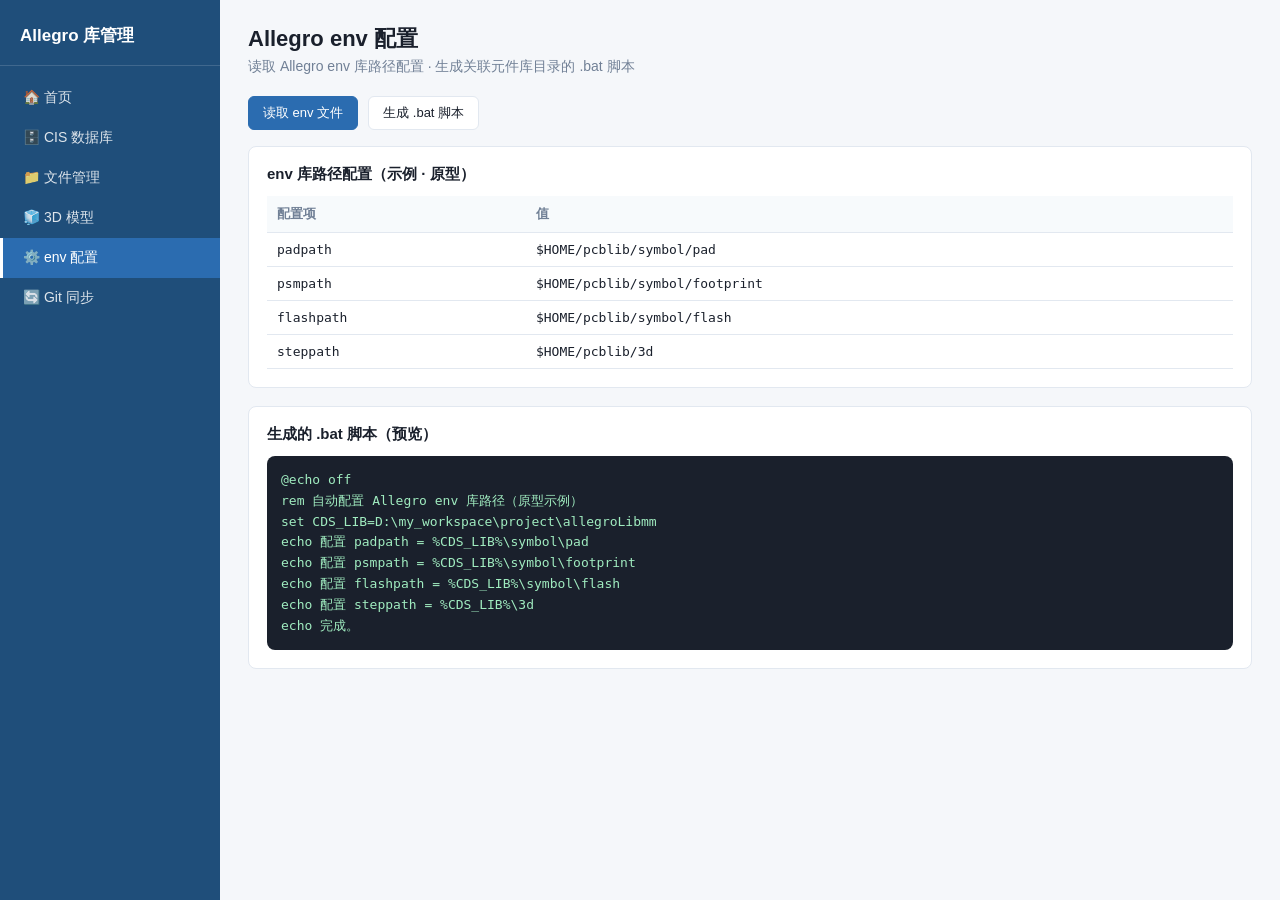
<file: src/templates/env.html>
<!DOCTYPE html>
<html lang="zh-CN">
<head>
  <meta charset="UTF-8">
  <title>Allegro 库管理 · env 配置</title>
  <link rel="stylesheet" href="../static/css/style.css">
</head>
<body>
<div class="layout">
  <aside class="sidebar">
    <div class="brand">Allegro 库管理</div>
    <nav>
      <a id="nav-index" href="index.html">🏠 首页</a>
      <a id="nav-db" href="db.html">🗄️ CIS 数据库</a>
      <a id="nav-files" href="files.html">📁 文件管理</a>
      <a id="nav-models" href="models.html">🧊 3D 模型</a>
      <a id="nav-env" href="env.html">⚙️ env 配置</a>
      <a id="nav-git" href="git.html">🔄 Git 同步</a>
    </nav>
  </aside>

  <main class="main">
    <div class="page-header">
      <h1>Allegro env 配置</h1>
      <p>读取 Allegro env 库路径配置 · 生成关联元件库目录的 .bat 脚本</p>
    </div>

    <div class="toolbar">
      <button class="btn btn-primary" onclick="toast('读取 env 文件')">读取 env 文件</button>
      <button class="btn" onclick="toast('生成 .bat 脚本')">生成 .bat 脚本</button>
    </div>

    <div class="card">
      <h3>env 库路径配置（示例 · 原型）</h3>
      <table id="envTable">
        <thead><tr><th>配置项</th><th>值</th></tr></thead>
        <tbody></tbody>
      </table>
    </div>

    <div class="card">
      <h3>生成的 .bat 脚本（预览）</h3>
      <pre class="code" id="batPreview"></pre>
    </div>
  </main>
</div>
<script src="../static/js/app.js"></script>
</body>
</html>
</file>
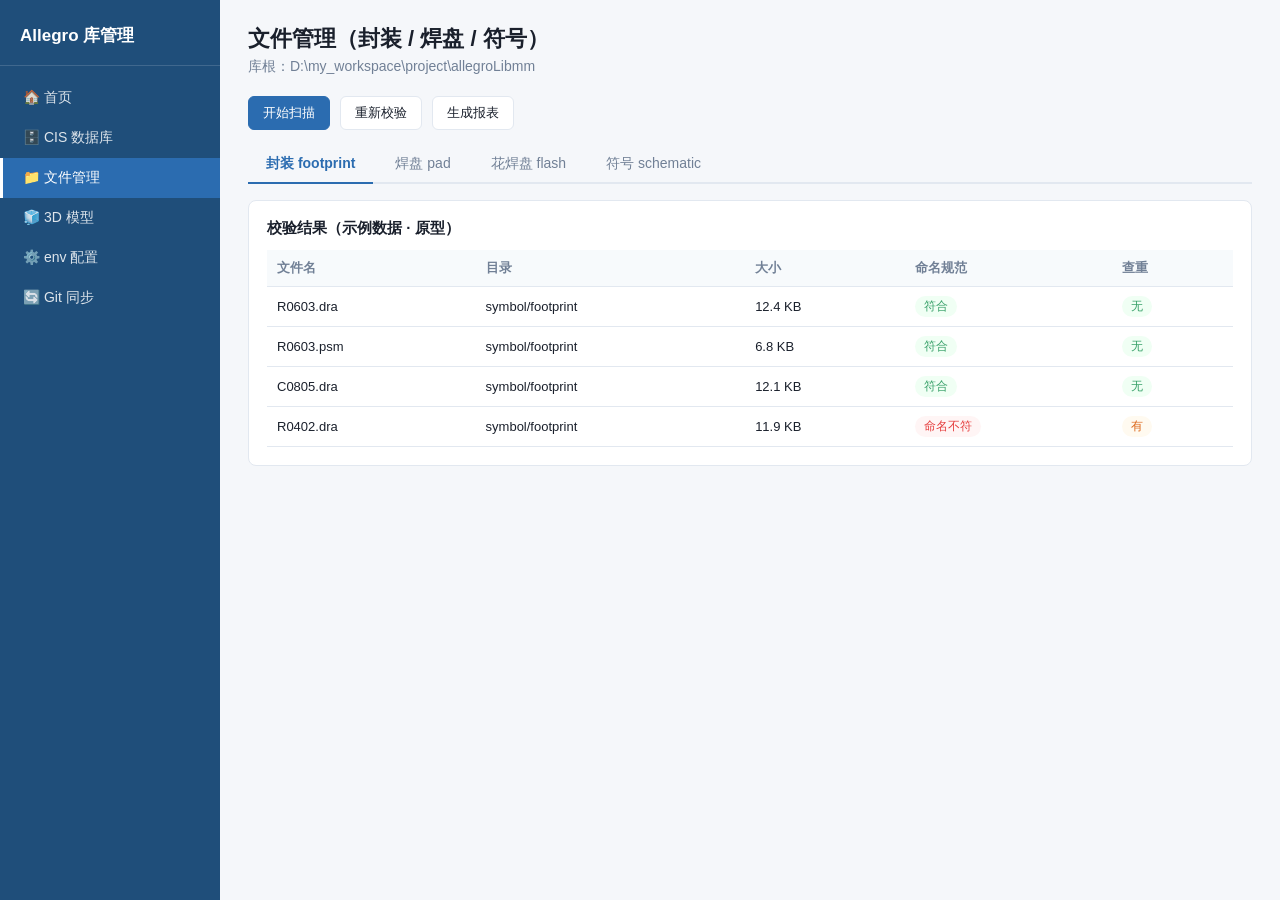
<file: src/templates/files.html>
<!DOCTYPE html>
<html lang="zh-CN">
<head>
  <meta charset="UTF-8">
  <title>Allegro 库管理 · 文件管理</title>
  <link rel="stylesheet" href="../static/css/style.css">
</head>
<body>
<div class="layout">
  <aside class="sidebar">
    <div class="brand">Allegro 库管理</div>
    <nav>
      <a id="nav-index" href="index.html">🏠 首页</a>
      <a id="nav-db" href="db.html">🗄️ CIS 数据库</a>
      <a id="nav-files" href="files.html">📁 文件管理</a>
      <a id="nav-models" href="models.html">🧊 3D 模型</a>
      <a id="nav-env" href="env.html">⚙️ env 配置</a>
      <a id="nav-git" href="git.html">🔄 Git 同步</a>
    </nav>
  </aside>

  <main class="main">
    <div class="page-header">
      <h1>文件管理（封装 / 焊盘 / 符号）</h1>
      <p>库根：D:\my_workspace\project\allegroLibmm</p>
    </div>

    <div class="toolbar">
      <button class="btn btn-primary" onclick="toast('开始扫描')">开始扫描</button>
      <button class="btn" onclick="toast('重新校验')">重新校验</button>
      <button class="btn" onclick="toast('生成报表')">生成报表</button>
    </div>

    <div class="tabs">
      <div class="tab active" data-dir="footprint">封装 footprint</div>
      <div class="tab" data-dir="pad">焊盘 pad</div>
      <div class="tab" data-dir="flash">花焊盘 flash</div>
      <div class="tab" data-dir="schematic">符号 schematic</div>
    </div>

    <div class="card">
      <h3>校验结果（示例数据 · 原型）</h3>
      <table id="fileTable">
        <thead><tr><th>文件名</th><th>目录</th><th>大小</th><th>命名规范</th><th>查重</th></tr></thead>
        <tbody></tbody>
      </table>
    </div>
  </main>
</div>
<script src="../static/js/app.js"></script>
</body>
</html>
</file>
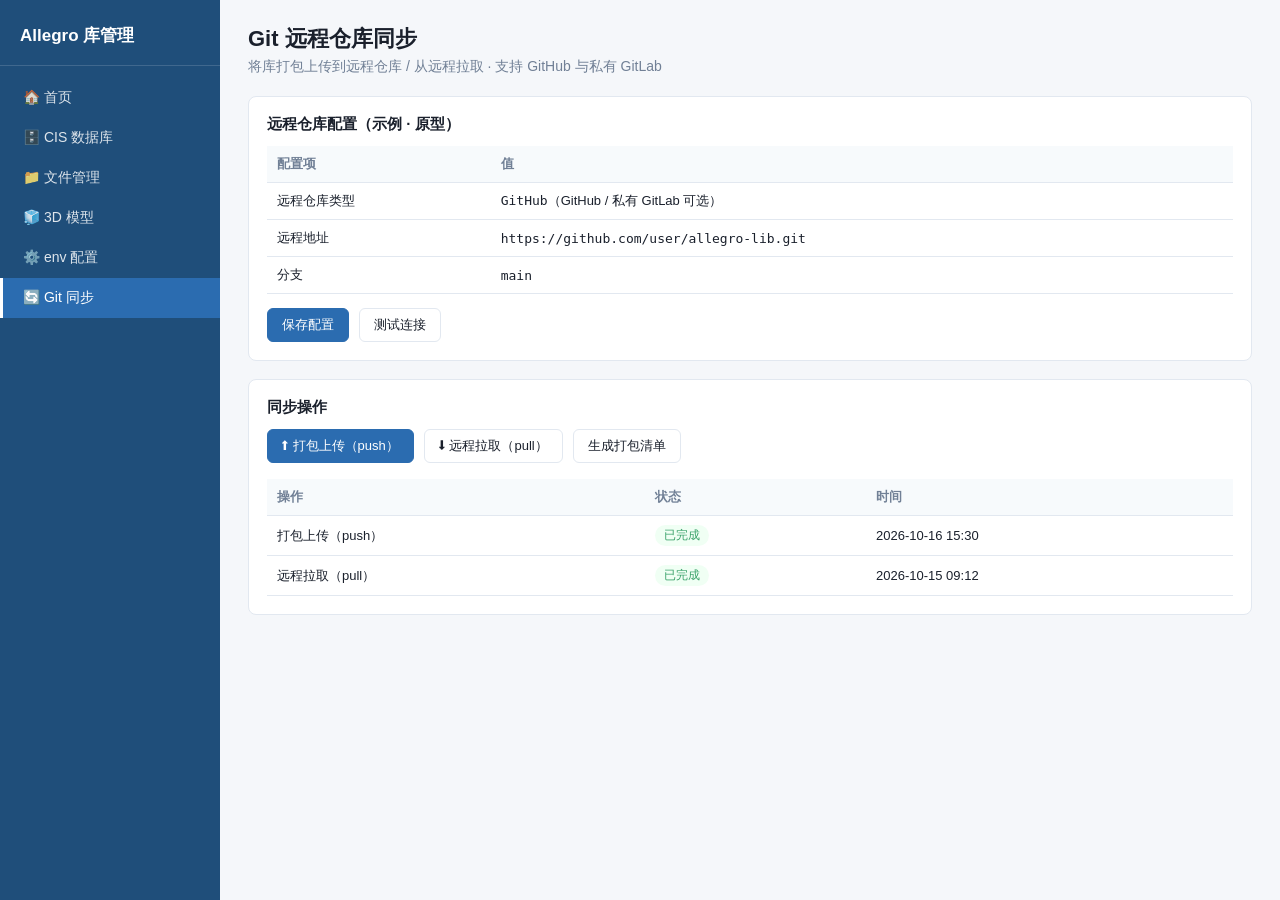
<file: src/templates/git.html>
<!DOCTYPE html>
<html lang="zh-CN">
<head>
  <meta charset="UTF-8">
  <title>Allegro 库管理 · Git 同步</title>
  <link rel="stylesheet" href="../static/css/style.css">
</head>
<body>
<div class="layout">
  <aside class="sidebar">
    <div class="brand">Allegro 库管理</div>
    <nav>
      <a id="nav-index" href="index.html">🏠 首页</a>
      <a id="nav-db" href="db.html">🗄️ CIS 数据库</a>
      <a id="nav-files" href="files.html">📁 文件管理</a>
      <a id="nav-models" href="models.html">🧊 3D 模型</a>
      <a id="nav-env" href="env.html">⚙️ env 配置</a>
      <a id="nav-git" href="git.html">🔄 Git 同步</a>
    </nav>
  </aside>

  <main class="main">
    <div class="page-header">
      <h1>Git 远程仓库同步</h1>
      <p>将库打包上传到远程仓库 / 从远程拉取 · 支持 GitHub 与私有 GitLab</p>
    </div>

    <div class="card">
      <h3>远程仓库配置（示例 · 原型）</h3>
      <table id="gitConfigTable">
        <thead><tr><th>配置项</th><th>值</th></tr></thead>
        <tbody></tbody>
      </table>
      <div class="toolbar" style="margin:14px 0 0;">
        <button class="btn btn-primary" onclick="toast('保存远程仓库配置')">保存配置</button>
        <button class="btn" onclick="toast('测试连接')">测试连接</button>
      </div>
    </div>

    <div class="card">
      <h3>同步操作</h3>
      <div class="toolbar">
        <button class="btn btn-primary" onclick="toast('打包并上传到 GitHub')">⬆ 打包上传（push）</button>
        <button class="btn" onclick="toast('从远程拉取到本地')">⬇ 远程拉取（pull）</button>
        <button class="btn" onclick="toast('生成打包清单')">生成打包清单</button>
      </div>
      <table id="gitStatusTable">
        <thead><tr><th>操作</th><th>状态</th><th>时间</th></tr></thead>
        <tbody></tbody>
      </table>
    </div>
  </main>
</div>
<script src="../static/js/app.js"></script>
</body>
</html>
</file>
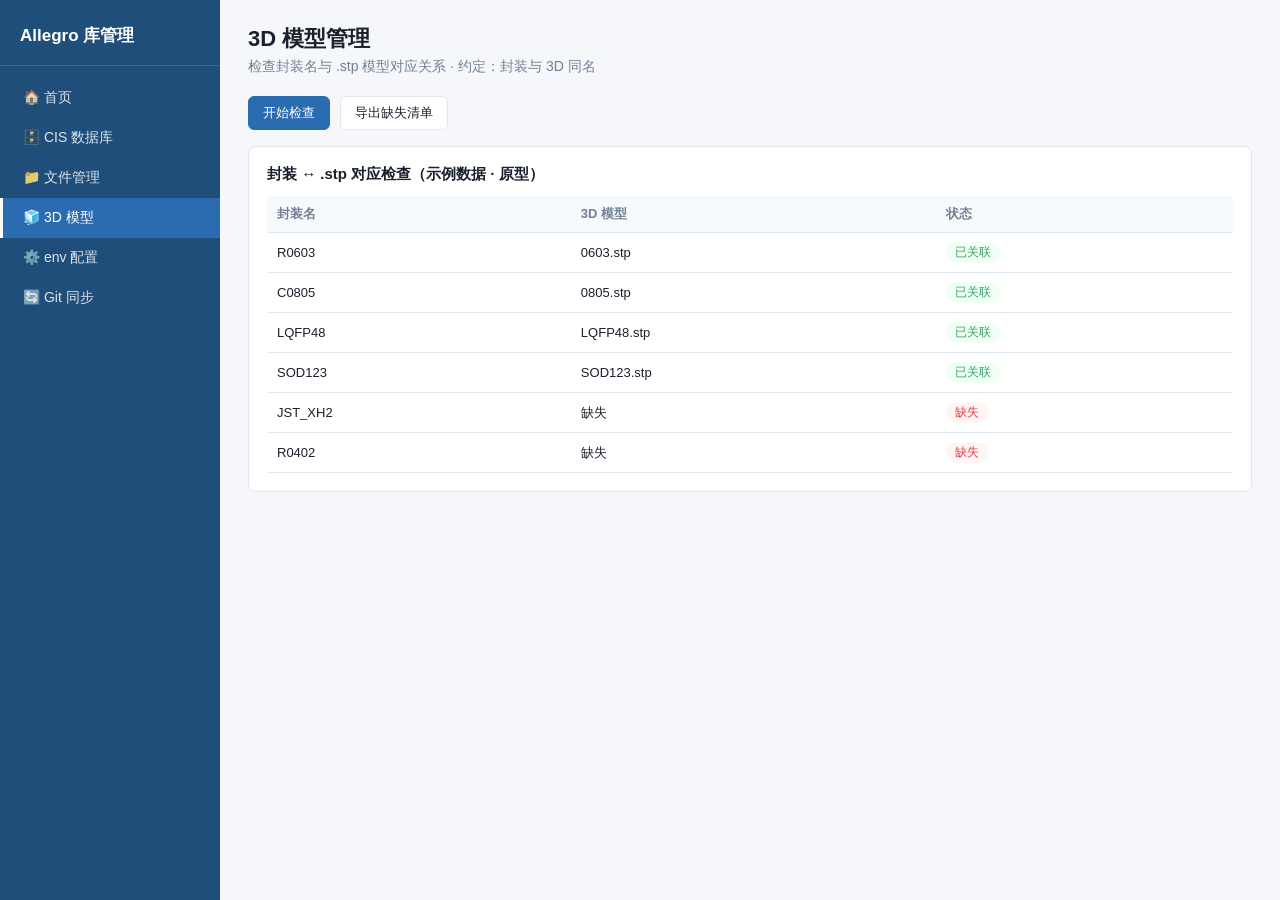
<file: src/templates/models.html>
<!DOCTYPE html>
<html lang="zh-CN">
<head>
  <meta charset="UTF-8">
  <title>Allegro 库管理 · 3D 模型</title>
  <link rel="stylesheet" href="../static/css/style.css">
</head>
<body>
<div class="layout">
  <aside class="sidebar">
    <div class="brand">Allegro 库管理</div>
    <nav>
      <a id="nav-index" href="index.html">🏠 首页</a>
      <a id="nav-db" href="db.html">🗄️ CIS 数据库</a>
      <a id="nav-files" href="files.html">📁 文件管理</a>
      <a id="nav-models" href="models.html">🧊 3D 模型</a>
      <a id="nav-env" href="env.html">⚙️ env 配置</a>
      <a id="nav-git" href="git.html">🔄 Git 同步</a>
    </nav>
  </aside>

  <main class="main">
    <div class="page-header">
      <h1>3D 模型管理</h1>
      <p>检查封装名与 .stp 模型对应关系 · 约定：封装与 3D 同名</p>
    </div>

    <div class="toolbar">
      <button class="btn btn-primary" onclick="toast('开始检查')">开始检查</button>
      <button class="btn" onclick="toast('导出缺失清单')">导出缺失清单</button>
    </div>

    <div class="card">
      <h3>封装 ↔ .stp 对应检查（示例数据 · 原型）</h3>
      <table id="modelTable">
        <thead><tr><th>封装名</th><th>3D 模型</th><th>状态</th></tr></thead>
        <tbody></tbody>
      </table>
    </div>
  </main>
</div>
<script src="../static/js/app.js"></script>
</body>
</html>
</file>
<file: src/static/css/style.css>
/* ===== Allegro 库管理软件 · 全局样式（原型） ===== */
:root {
  --primary: #2b6cb0;
  --primary-dark: #1f4e7a;
  --bg: #f5f7fa;
  --card: #ffffff;
  --border: #e2e8f0;
  --text: #1a202c;
  --text-muted: #718096;
  --ok: #38a169;
  --warn: #dd6b20;
  --danger: #e53e3e;
  --sidebar-w: 220px;
}

* { margin: 0; padding: 0; box-sizing: border-box; }

body {
  font-family: "Microsoft YaHei", "Segoe UI", sans-serif;
  background: var(--bg);
  color: var(--text);
  font-size: 14px;
}

/* 布局 */
.layout { display: flex; min-height: 100vh; }
.sidebar {
  width: var(--sidebar-w);
  background: var(--primary-dark);
  color: #fff;
  padding: 16px 0;
  flex-shrink: 0;
}
.sidebar .brand {
  font-size: 17px; font-weight: 700;
  padding: 8px 20px 18px;
  border-bottom: 1px solid rgba(255,255,255,.15);
  margin-bottom: 12px;
}
.sidebar nav a {
  display: block;
  padding: 11px 20px;
  color: rgba(255,255,255,.85);
  text-decoration: none;
  border-left: 3px solid transparent;
}
.sidebar nav a:hover { background: rgba(255,255,255,.1); }
.sidebar nav a.active {
  background: var(--primary);
  border-left-color: #fff;
  color: #fff;
}

.main { flex: 1; padding: 24px 28px; min-width: 0; }

/* 顶部标题 */
.page-header { margin-bottom: 20px; }
.page-header h1 { font-size: 22px; font-weight: 700; }
.page-header p { color: var(--text-muted); margin-top: 4px; }

/* 卡片 */
.card {
  background: var(--card);
  border: 1px solid var(--border);
  border-radius: 8px;
  padding: 18px;
  margin-bottom: 18px;
}
.card h3 { font-size: 15px; margin-bottom: 12px; }

/* 工具栏按钮 */
.toolbar { display: flex; gap: 10px; flex-wrap: wrap; margin-bottom: 16px; }
.btn {
  border: 1px solid var(--border);
  background: #fff;
  color: var(--text);
  padding: 7px 14px;
  border-radius: 6px;
  cursor: pointer;
  font-size: 13px;
}
.btn:hover { border-color: var(--primary); color: var(--primary); }
.btn-primary { background: var(--primary); border-color: var(--primary); color: #fff; }
.btn-primary:hover { background: var(--primary-dark); color: #fff; }

/* 表格 */
table { width: 100%; border-collapse: collapse; font-size: 13px; }
th, td { padding: 9px 10px; text-align: left; border-bottom: 1px solid var(--border); }
th { background: #f7fafc; color: var(--text-muted); font-weight: 600; white-space: nowrap; }
tbody tr:hover { background: #f7fafc; }

/* 列多时横向滚动，避免挤压/溢出：表按内容宽度展开 */
.table-scroll { overflow-x: auto; }
.table-scroll table { width: max-content; }

/* 状态标签 */
.tag { display: inline-block; padding: 2px 9px; border-radius: 12px; font-size: 12px; }
.tag-ok { background: #f0fff4; color: var(--ok); }
.tag-warn { background: #fffaf0; color: var(--warn); }
.tag-danger { background: #fff5f5; color: var(--danger); }

/* 概览统计 */
.stat-grid { display: grid; grid-template-columns: repeat(auto-fit, minmax(180px, 1fr)); gap: 16px; }
.stat { background: var(--card); border: 1px solid var(--border); border-radius: 8px; padding: 16px; }
.stat .num { font-size: 26px; font-weight: 700; color: var(--primary); }
.stat .lbl { color: var(--text-muted); margin-top: 4px; }

/* Tab */
.tabs { display: flex; gap: 4px; border-bottom: 2px solid var(--border); margin-bottom: 16px; }
.tabs .tab {
  padding: 9px 18px; cursor: pointer; color: var(--text-muted);
  border-bottom: 2px solid transparent; margin-bottom: -2px;
}
.tabs .tab.active { color: var(--primary); border-bottom-color: var(--primary); font-weight: 600; }

/* 搜索/输入 */
.search-box { display: flex; gap: 10px; align-items: center; margin-bottom: 14px; }
.search-box input, .search-box select {
  padding: 7px 10px; border: 1px solid var(--border); border-radius: 6px; font-size: 13px;
}
.search-box input { min-width: 260px; }

/* 代码/pre */
pre.code {
  background: #1a202c; color: #a0ecc0;
  padding: 14px; border-radius: 8px; overflow: auto; font-size: 13px; line-height: 1.6;
}
code { font-family: Consolas, monospace; }

.empty { color: var(--text-muted); text-align: center; padding: 30px; }

/* 模态框 */
.modal-mask {
  position: fixed; inset: 0; background: rgba(0,0,0,.45);
  display: none; align-items: center; justify-content: center; z-index: 100;
}
.modal-mask.show { display: flex; }
.modal {
  background: #fff; border-radius: 10px; width: 720px; max-width: 94vw;
  max-height: 90vh; overflow: auto; padding: 22px 26px;
}
.modal h3 { font-size: 17px; margin-bottom: 16px; }
.modal .form-grid { display: grid; grid-template-columns: 1fr 1fr; gap: 12px 18px; }
.modal .field label { display: block; font-size: 12px; color: var(--text-muted); margin-bottom: 4px; }
.modal .field label .req { color: var(--danger); }
.modal .field input, .modal .field select {
  width: 100%; padding: 7px 9px; border: 1px solid var(--border); border-radius: 6px; font-size: 13px;
}
.modal .modal-actions { display: flex; justify-content: flex-end; gap: 10px; margin-top: 20px; }

/* G4：库根配置 */
.cfg-row { display: flex; align-items: center; gap: 10px; flex-wrap: wrap; margin-bottom: 10px; }
.cfg-row label { font-weight: 600; }
.cfg-input {
  flex: 1; min-width: 300px;
  padding: 7px 10px; border: 1px solid var(--border); border-radius: 6px; font-size: 13px;
  font-family: Consolas, monospace;
}
.cfg-status { font-size: 13px; }
.cfg-status.ok { color: var(--ok); }
.cfg-status.err { color: var(--danger); }
.capture-result {
  width: 100%; padding: 10px; background: var(--bg); border: 1px solid var(--border);
  border-radius: 6px; font-size: 12px; font-family: Consolas, monospace; white-space: pre-wrap;
}
.hint { color: var(--text-muted); font-size: 12px; margin: 6px 0 12px; }
</file>
